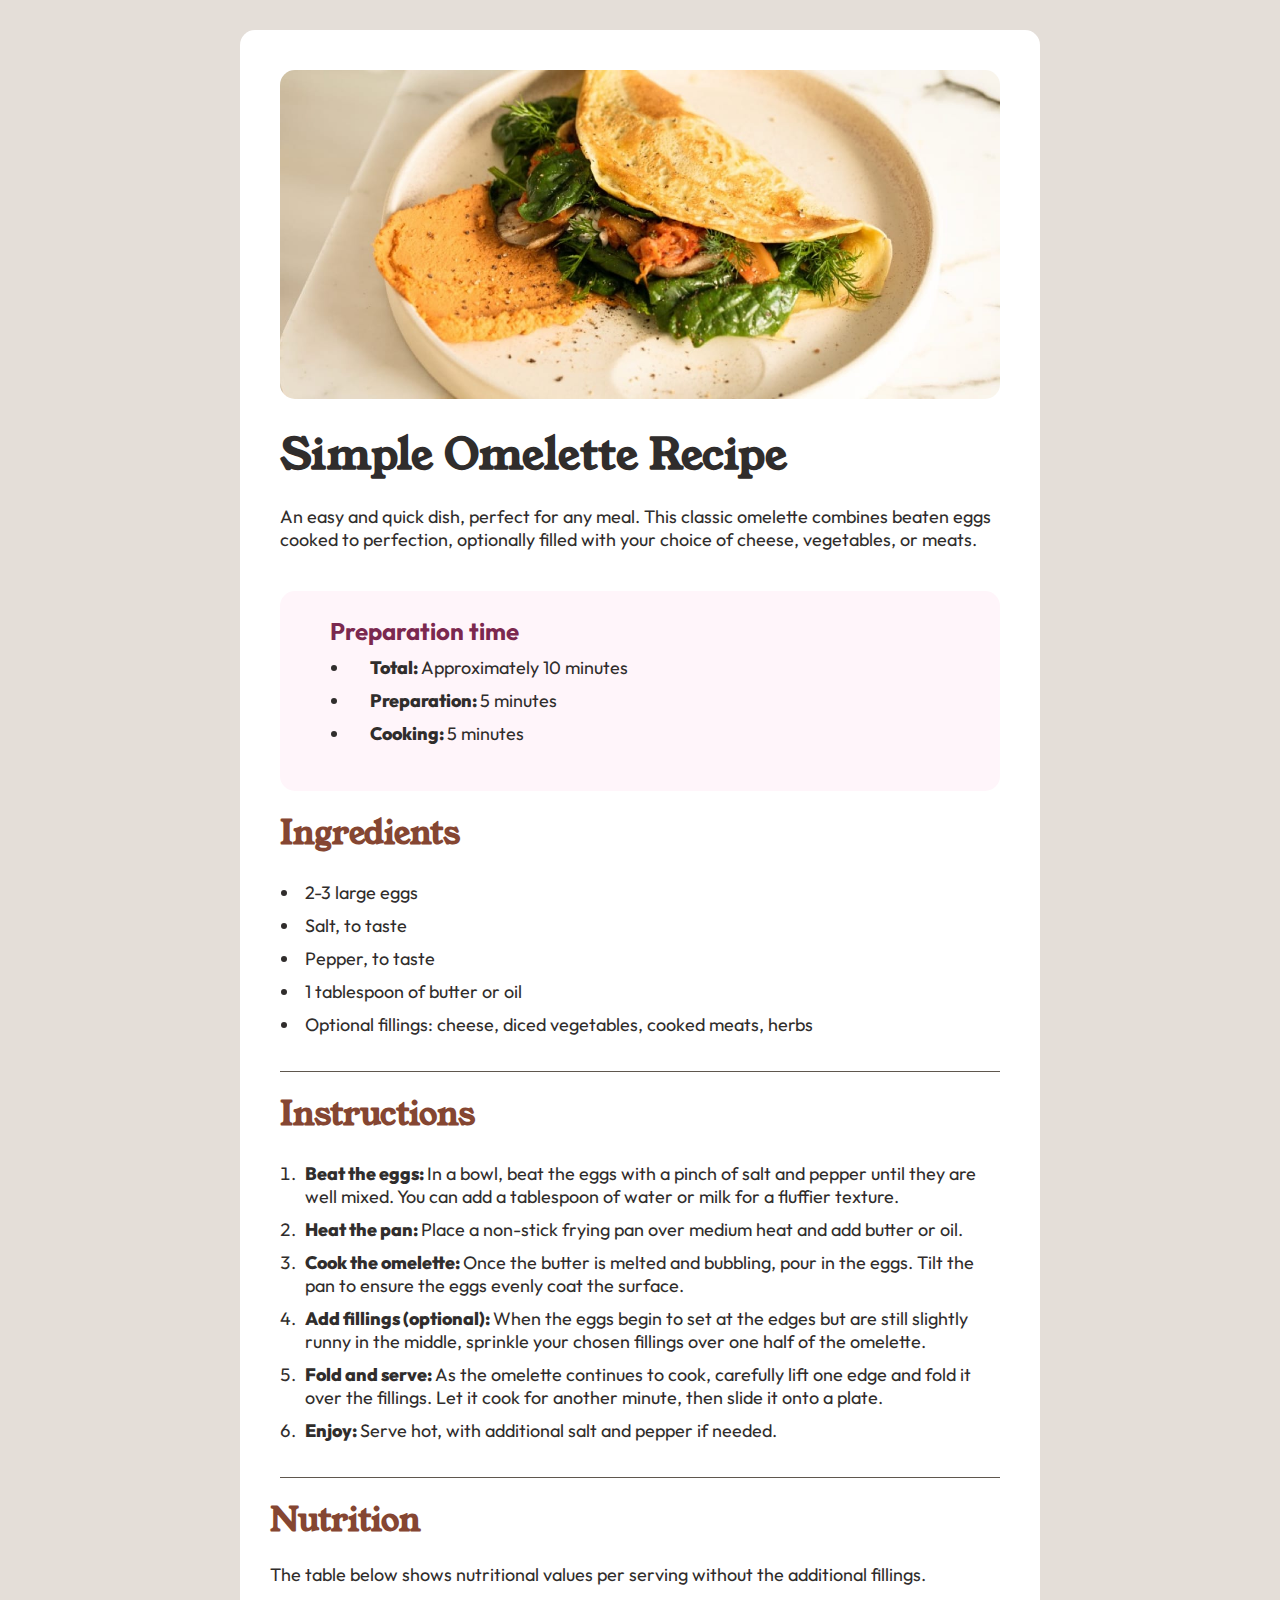
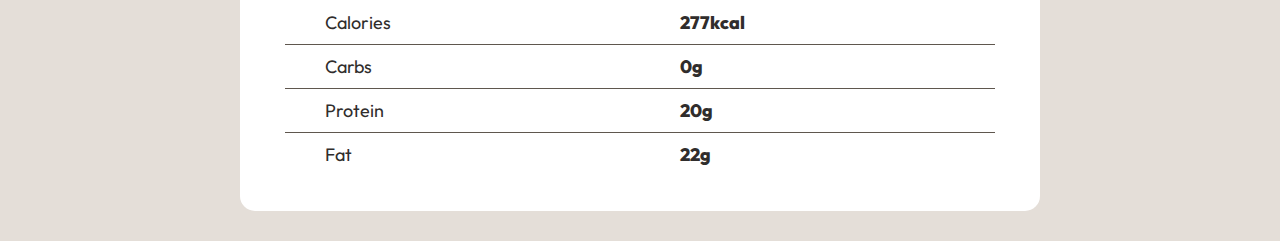
<file: src/index.html>
<!DOCTYPE html>
<html lang="en">

<head>
    <meta charset="UTF-8">
    <meta name="viewport" content="width=device-width, initial-scale=1.0">
    <meta name="description" content="Página de receita">
    <title>Página de receita</title>
    <link rel="stylesheet" href="css/reset.css">
    <link rel="stylesheet" href="css/style.css">
    <link rel="stylesheet" href="css/reponsive.css">
    <link rel="shortcut icon" href="images/favicon-32x32.png" type="image/x-icon">
    <link rel="preconnect" href="https://fonts.googleapis.com">
    <link rel="preconnect" href="https://fonts.gstatic.com" crossorigin>
    <link href="https://fonts.googleapis.com/css2?family=Young+Serif&display=swap" rel="stylesheet">
    <link rel="preconnect" href="https://fonts.googleapis.com">
    <link rel="preconnect" href="https://fonts.gstatic.com" crossorigin>
    <link href="https://fonts.googleapis.com/css2?family=Outfit:wght@100..900&display=swap" rel="stylesheet">
</head>

<body>
    <main class="receita">
        <header class="cabecalho">
            <img src="images/image-omelette.jpeg" alt="">
            <h1 class="titulo">Simple Omelette Recipe</h1>
            <p class="descricao">An easy and quick dish, perfect for any meal. This classic omelette combines beaten
                eggs cooked to
                perfection, optionally filled with your choice of cheese, vegetables, or meats.</p>
        </header>

        <div class="tempo-preparo">
            <h3 class="titulo">Preparation time</h3>
            <ul>
                <li class="preparo"><span>Total: </span>Approximately 10 minutes</li>
                <li class="preparo"><span>Preparation: </span>5 minutes</li>
                <li class="preparo"><span>Cooking: </span>5 minutes</li>
            </ul>
        </div>

        <div class="lista-ingredientes">
            <h2 class="titulo">Ingredients</h2>
            <ul>
                <li class="ingredientes">2-3 large eggs</li>
                <li class="ingredientes">Salt, to taste</li>
                <li class="ingredientes">Pepper, to taste</li>
                <li class="ingredientes">1 tablespoon of butter or oil</li>
                <li class="ingredientes">Optional fillings: cheese, diced vegetables, cooked meats, herbs</li>
            </ul>
        </div>

        <div class="instrucoes">
            <h2 class="titulo">Instructions</h2>
                <ol>
                    <li class="passos"><span>Beat the eggs: </span>In a bowl, beat the eggs with a pinch of salt and
                        pepper until they are well mixed. You can add a tablespoon of water or milk for a fluffier
                        texture.</li>
                    <li class="passos"><span>Heat the pan: </span>Place a non-stick frying pan over medium heat and
                        add butter or oil.</li>
                    <li class="passos"><span>Cook the omelette: </span>Once the butter is melted and bubbling, pour
                        in the eggs. Tilt the pan to ensure the eggs evenly coat the surface.</li>
                    <li class="passos"><span>Add fillings (optional): </span>When the eggs begin to set at the edges
                        but are still slightly runny in the middle, sprinkle your chosen fillings over one half of
                        the omelette.</li>
                    <li class="passos"><span>Fold and serve: </span>As the omelette continues to cook, carefully
                        lift one edge and fold it over the fillings. Let it cook for another minute, then slide it
                        onto a plate.</li>
                    <li class="passos"><span>Enjoy: </span>Serve hot, with additional salt and pepper if needed.
                    </li>
                </ol>
        </div>

        <div class="tabela-nutricional">
            <h2 class="titulo">Nutrition</h2>
                <p class="descricao">The table below shows nutritional values per serving without the additional
                    fillings.</p>
                <div class="tabela">

                    <ul class="item-nome">
                        <li class="itens">Calories</li>
                        <li class="itens">Carbs</li>
                        <li class="itens">Protein</li>
                        <li class="itens">Fat</li>
                    </ul>

                    <ul class="item-valor">
                        <li class="itens"><span>277kcal</span></li>
                        <li class="itens"><span>0g</span></li>
                        <li class="itens"><span>20g</span></li>
                        <li class="itens"><span>22g</span></li>
                    </ul>
                </div>
        </div>
    </main>

</body>

</html>
</file>
<file: src/css/style.css>
body {
   
    font-family: "Outfit", sans-serif;
    color: hsl(24, 5%, 18%);
    font-weight: 400;
    display: flex;
    justify-content: center;
    align-items: center;
    background-color: hsl(30, 18%, 87%);
}


.receita {
    background-color: hsl(0, 0%, 100%);
    font-size: 18px;
    width: 800px;
    margin: 30px;
    border-radius: 15px;
    
}

span {
    font-weight: 800;
}

img {
    width: 720px;
    
    border-radius: 15px;
}

.titulo {
    color: hsl(14, 45%, 36%);
    font-family: "Young Serif", serif;
    font-size: 32px;
    padding: 20px 0;
}

.cabecalho {
    padding: 40px;
    min-width: auto;
}
.cabecalho .titulo {
    color: hsl(24, 5%, 18%);
    font-size: 43px;
}

.tempo-preparo {
    background-color: hsl(330, 100%, 98%);
    width: 720px;
    height: 200px;
    border-radius: 15px;
    margin: 0 40px;
    padding: 20px 0px;
}

.tempo-preparo .titulo {
    color: hsl(332, 51%, 32%);
    font-family: "Outfit", sans-serif;
    font-size: 24px;
    padding: 5px 50px;
}

.tempo-preparo .preparo {
    padding: 5px 20px;
    margin-left: 70px;
}

.lista-ingredientes {
    margin: 0 40px;
    padding-bottom: 30px;
    border-bottom: 1px solid hsl(30, 10%, 34%);
}


.lista-ingredientes .ingredientes {
    margin-left: 20px;
    padding: 5px;
    font-family: "Outfit", sans-serif;
}

.instrucoes {
    margin: 0 40px;
    padding-bottom: 30px;
    border-bottom: 1px solid hsl(30, 10%, 34%);
}

.instrucoes .passos {
    margin-left: 20px;
    padding: 5px;
}

.tabela-nutricional {
    margin: 0 30px;
}

.tabela-nutricional .itens {
    list-style: none;
    border-bottom: 1px solid hsl(30, 10%, 34%);
    width: 355px;
}

.tabela {
    display: flex;
    justify-content: stretch;
    padding: 15px;
}

.tabela .itens {
    padding: 10px 40px;
}

.tabela-nutricional .itens:last-child {
    border-bottom: none;
    padding-bottom: 30px;
}
</file>
<file: src/css/reponsive.css>
@media (max-width: 800px) {

    .receita {
        width: 320px;
        margin: 0;
        padding: 0;
    }

    .cabecalho {
        padding: 0;

    }

    .cabecalho .titulo {
        font-size: 32px;
        margin: 0 20px;
    }

    .cabecalho .descricao {
        font-size: 14px;
        margin: 0 20px;
    }

    img {
        width: 320px;
        border-radius: 0;
        margin: 0;
    }

    .tempo-preparo {
        width: 280px;
        margin: 20px;
    }

    .tempo-preparo .titulo {
        font-size: 20px;        
    }

    .tempo-preparo .preparo {
        font-size: 14px;
         margin-left: 50px;
    }
    .lista-ingredientes .titulo{
        font-size: 24px;
        margin: 0 ;
    }
    .lista-ingredientes .ingredientes {
    font-size: 14px;
    }

    .instrucoes .titulo{
        font-size: 24px;
        margin: 0 ;
    }

    .instrucoes .passos{
        font-size: 14px;
        
    }

    .tabela-nutricional .titulo{
        font-size: 24px;
        margin: 0;
    }

    .tabela-nutricional .descricao {
        font-size: 14px;
    }
    
    .tabela-nutricional .itens {
        font-size: 14px;
        width: 130px;
    }

    .tabela {
        padding: 10px 0;
    }

 
}
</file>
